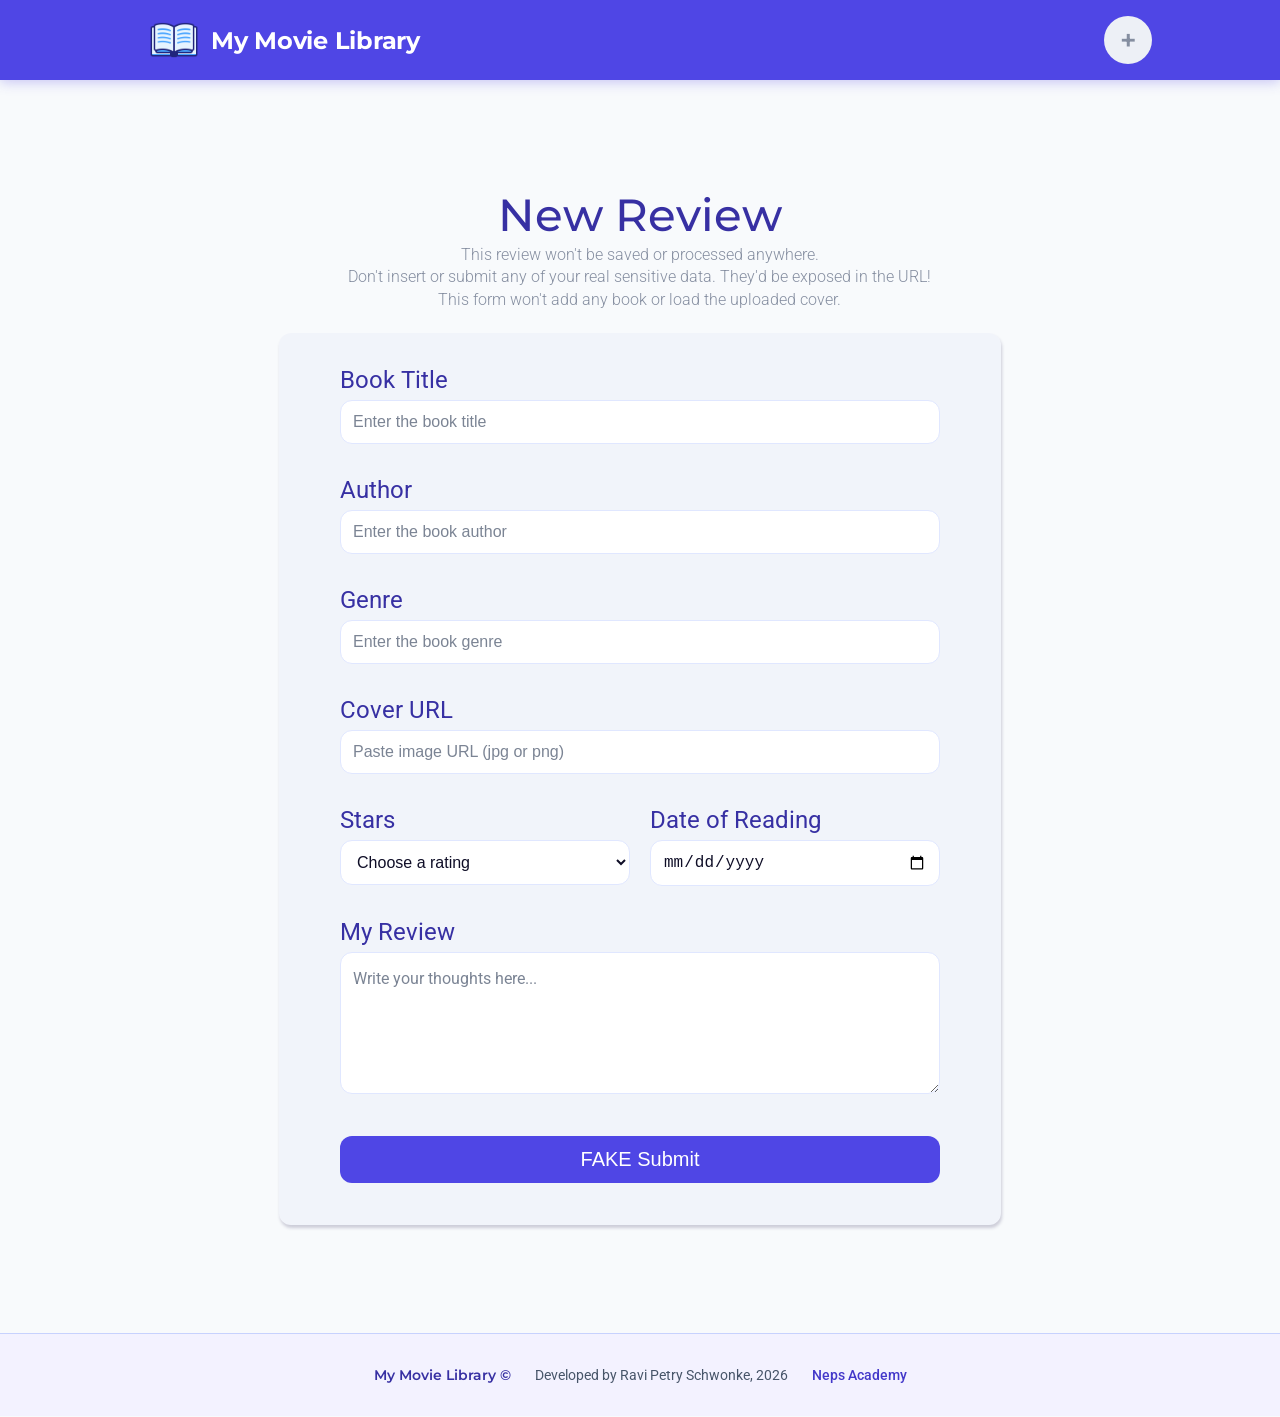
<file: pages/add-book.html>
<!DOCTYPE html>
<html lang="en">

<head>
  <meta charset="UTF-8">
  <meta name="viewport" content="width=device-width, initial-scale=1.0">
  <link rel="icon" type="image/png" href="../assets/images/book-icon.jpg">
  <link rel="stylesheet" href="../css/style.css">
  <title>My Movie Library</title>
</head>

<body>
  <header>
    <a href="../index.html" id="logo-title" alt="Logo, title and button to return to bookshelf">
      <img src="../assets/images/book-icon.jpg" alt="My Movie Library logo"/>
      <h1>My Movie Library</h1>
    </a>

    <div id="add-review-form" aria-disabled="true" aria-label="Add new review">+</div>
  </header>

  <main>
    <div class="form-page-container">
      <div class="form-titles">
        <h2>New Review</h2>
        <h3>This review won't be saved or processed anywhere.</h3>
        <h3>Don't insert or submit any of your real sensitive data. They'd be exposed in the URL!</h3>
        <h3>This form won't add any book or load the uploaded cover.</h3>
      </div>

      <form class="review-form" method="GET" action="">
        <div class="form-group">
          <label for="book-title">Book Title</label>
          <input required type="text" id="book-title" name="book_title" placeholder="Enter the book title">
        </div>
        
        <div class="form-group">
          <label for="author">Author</label>
          <input type="text" id="author" name="author" placeholder="Enter the book author">
        </div>
        
        <div class="form-group">
          <label for="genre">Genre</label>
          <input type="text" id="genre" name="genre" placeholder="Enter the book genre">
        </div>

        <div class="form-group">
          <label for="cover-url">Cover URL</label>
          <input type="url" id="cover-url" name="cover_url" placeholder="Paste image URL (jpg or png)">
        </div>

        <div class="form-row">
          <div class="form-group">
            <label for="rating-select">Stars</label>
            <select required id="rating-select" name="rating">
              <option value="">Choose a rating</option>
              <option value="1">★☆☆☆☆ - 1 Star</option>
              <option value="2">★★☆☆☆ - 2 Stars</option>
              <option value="3">★★★☆☆ - 3 Stars</option>
              <option value="4">★★★★☆ - 4 Stars</option>
              <option value="5">★★★★★ - 5 Stars</option>
            </select>
          </div>

          <div class="form-group">
            <label for="date-of-reading">Date of Reading</label>
            <input type="date" id="date-of-reading" name="date_of_reading">
          </div>
        </div>

        <div class="form-group-textarea form-group">
          <label for="review-text">My Review</label>
          <textarea required id="review-text" name="review_text" rows="5" placeholder="Write your thoughts here..."></textarea>
        </div>

        <button type="submit" class="submit-button" aria-label="Fake submit button - this won't affect the application">FAKE Submit</button>
      </form>
    </div>
  </main>

  <footer>
    <ul>
      <li>My Movie Library &copy;</li>
      <li>Developed by Ravi Petry Schwonke, 2026</li>
      <li><a href="https://neps.academy" target="_blank" rel="noopener">Neps Academy</a></li>
    </ul>
  </footer>
</body>

</html>
</file>
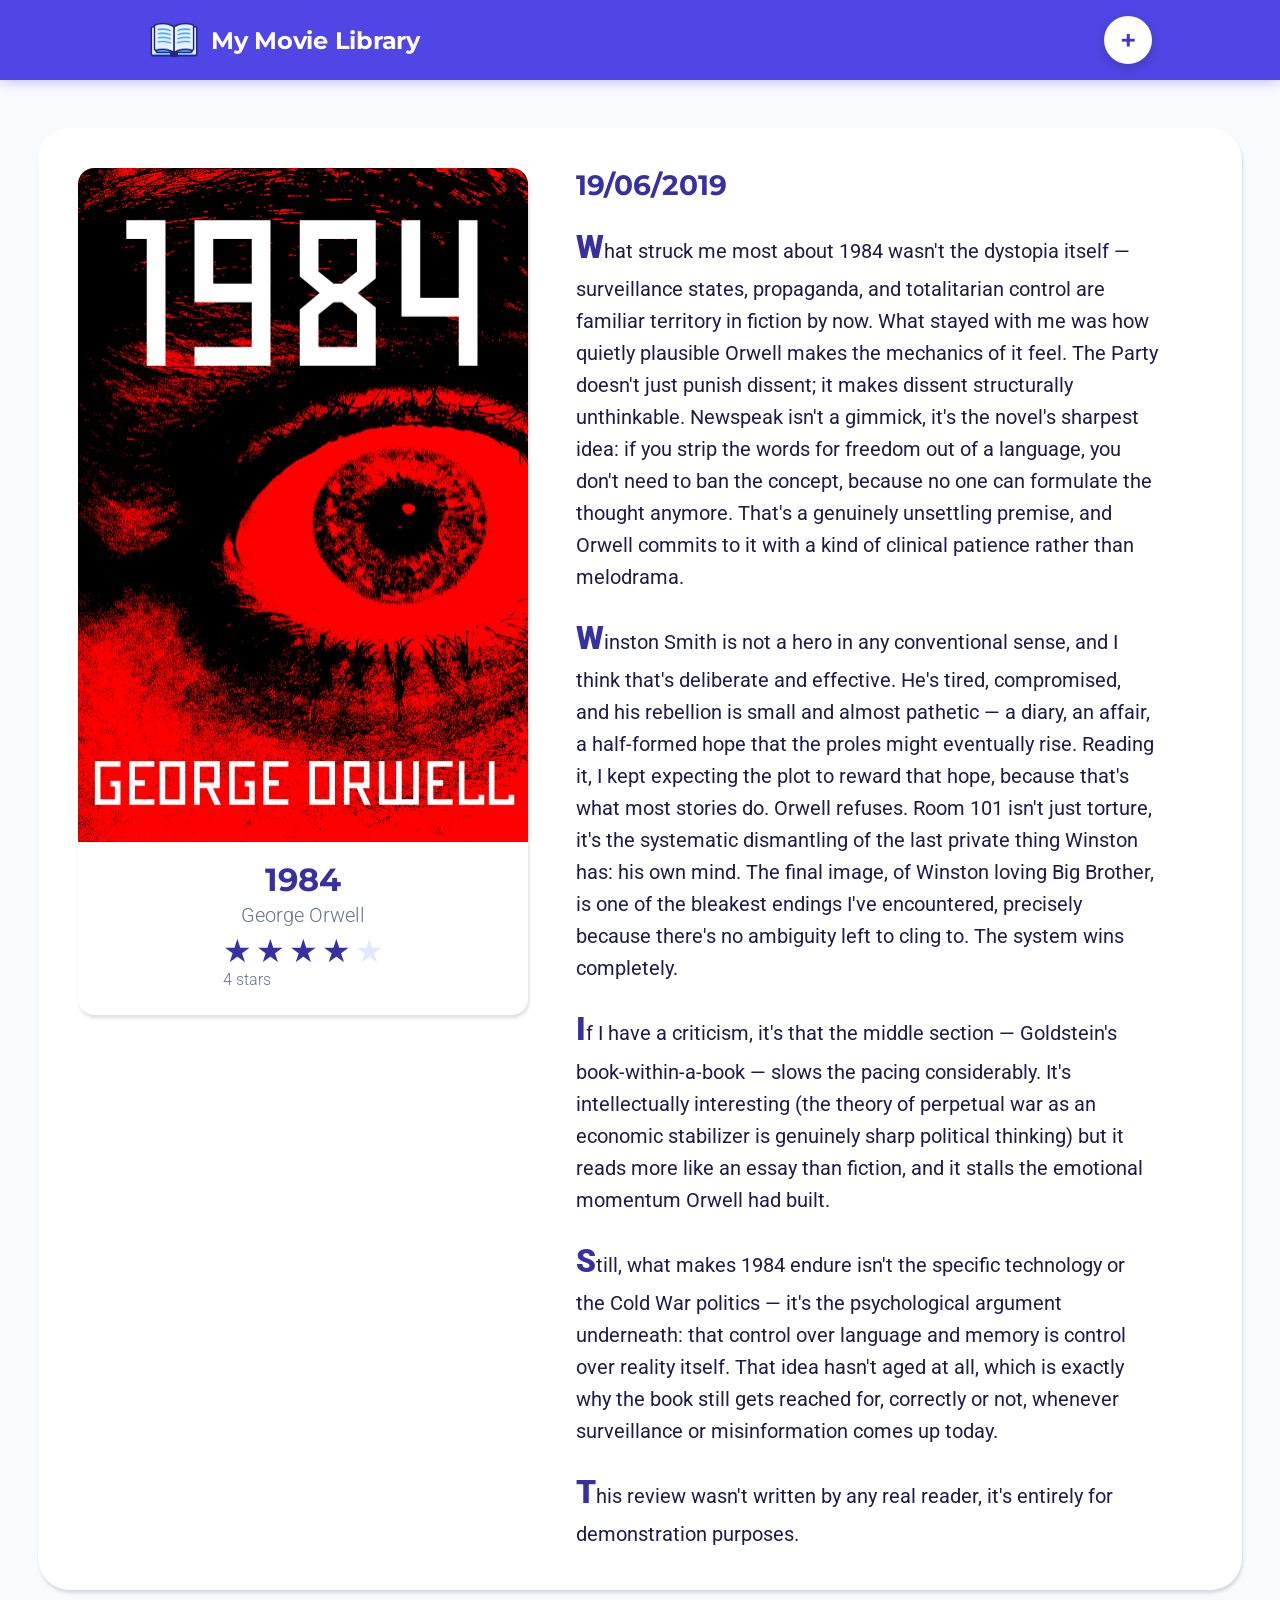
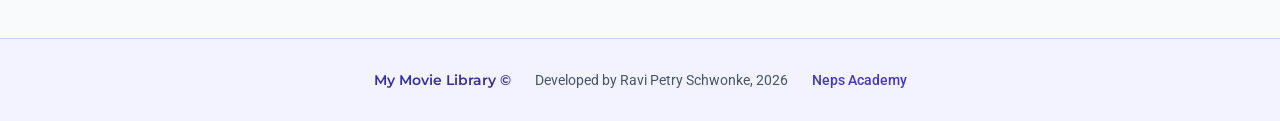
<file: pages/book-details.html>
<!DOCTYPE html>
<html lang="en">

<head>
  <meta charset="UTF-8">
  <meta name="viewport" content="width=device-width, initial-scale=1.0">
  <link rel="icon" type="image/png" href="../assets/images/book-icon.jpg">
  <link rel="stylesheet" href="../css/style.css">
  <title>My Movie Library</title>
</head>

<body>
  <header>
    <a href="../index.html" id="logo-title" alt="Logo, title and button to return to bookshelf">
      <img src="../assets/images/book-icon.jpg" alt="My Movie Library logo" />
      <h1>My Movie Library</h1>
    </a>

    <a href="../pages/add-book.html" id="add-review" aria-label="Add new review">+</a>
  </header>

  <main>
    <div class="details-container">
      <div class="details-review-card">

        <img alt="1984's cover" src="../assets/images/1984.png" />
        <div class="book-info">
          <h2>1984</h2>
          <h3>George Orwell</h3>
          <div class="book-rating">
            <span>★</span>
            <span>★</span>
            <span>★</span>
            <span>★</span>
            <span class="star-empty">★</span>
            <p>4 stars</p>
          </div>
        </div>

      </div>
      <div class="review">
        <h3>19/06/2019</h3>
        <div class="review-paragraphs">
          <p>
            What struck me most about 1984 wasn't the dystopia itself — surveillance states, propaganda, and
            totalitarian control are familiar territory in fiction by now. What stayed with me was how quietly plausible
            Orwell makes the mechanics of it feel. The Party doesn't just punish dissent; it makes dissent structurally
            unthinkable. Newspeak isn't a gimmick, it's the novel's sharpest idea: if you strip the words for freedom
            out of a language, you don't need to ban the concept, because no one can formulate the thought anymore.
            That's a genuinely unsettling premise, and Orwell commits to it with a kind of clinical patience rather than
            melodrama.
          </p>
          <p>
            Winston Smith is not a hero in any conventional sense, and I think that's deliberate and effective. He's
            tired, compromised, and his rebellion is small and almost pathetic — a diary, an affair, a half-formed hope
            that the proles might eventually rise. Reading it, I kept expecting the plot to reward that hope, because
            that's what most stories do. Orwell refuses. Room 101 isn't just torture, it's the systematic dismantling of
            the last private thing Winston has: his own mind. The final image, of Winston loving Big Brother, is one of
            the bleakest endings I've encountered, precisely because there's no ambiguity left to cling to. The system
            wins completely.
          </p>
          <p>
            If I have a criticism, it's that the middle section — Goldstein's book-within-a-book — slows the pacing
            considerably. It's intellectually interesting (the theory of perpetual war as an economic stabilizer is
            genuinely sharp political thinking) but it reads more like an essay than fiction, and it stalls the
            emotional momentum Orwell had built.
          </p>
          <p>
            Still, what makes 1984 endure isn't the specific technology or the Cold War politics — it's the
            psychological argument underneath: that control over language and memory is control over reality itself.
            That idea hasn't aged at all, which is exactly why the book still gets reached for, correctly or not,
            whenever surveillance or misinformation comes up today.
          </p>
          <p>
            This review wasn't written by any real reader, it's entirely for demonstration purposes.
          </p>
        </div>
      </div>
    </div>
  </main>

  <footer>
    <ul>
      <li>My Movie Library &copy;</li>
      <li>Developed by Ravi Petry Schwonke, 2026</li>
      <li><a href="https://neps.academy" target="_blank" rel="noopener">Neps Academy</a></li>
    </ul>
  </footer>
</body>

</html>
</file>
<file: css/style.css>
@import url('https://fonts.googleapis.com/css2?family=Montserrat:ital,wght@0,100..900;1,100..900&family=Roboto:ital,wght@0,100..900;1,100..900&display=swap');

:root {
  --indigo-950: #0f0e27;
  --indigo-900: #1e1b4b;
  --indigo-800: #2d2a76;
  --indigo-700: #3730a3;
  --indigo-600: #4338ca;
  --indigo-500: #4f46e5;
  --indigo-400: #6366f1;
  --indigo-300: #818cf8;
  --indigo-200: #c7d2fe;
  --indigo-100: #e0e7ff;
  --indigo-50: #f3f2ff;
  --indigo-10: #f9f9ff;

  --slate-950: #020617;
  --slate-900: #0f172a;
  --slate-800: #1e293b;
  --slate-700: #334155;
  --slate-600: #475569;
  --slate-500: #64748b;
  --slate-400: #94a3b8;
  --slate-300: #cbd5e1;
  --slate-200: #e2e8f0;
  --slate-100: #f1f5f9;
  --slate-50: #f8fafc;

  --gray-1: #fbfcfe;
  --gray-2: #f8f9fd;
  --gray-3: #edf0f6;
  --gray-4: #e4e8f0;
  --gray-5: #dce1eb;
  --gray-6: #d4dae5;
  --gray-7: #c8cfdd;
  --gray-8: #b3bcce;
  --gray-9: #858ea0;
  --gray-10: #7b8494;
  --gray-11: #5e6572;
  --gray-11-3: #c7c7cc;
  --gray-11-6: #dadade;
  --gray-12: #1c202a;

  --gray-a1: #0040c004;
  --gray-a2: #0025b707;
  --gray-a3: #002b8012;
  --gray-a4: #0026721b;
  --gray-a5: #00256e23;
  --gray-a6: #0124652b;
  --gray-a7: #00216237;
  --gray-a8: #001f5b4c;
  --gray-a9: #0113397a;
  --gray-a10: #00123184;
  --gray-a11: #000b20a1;
  --gray-a12: #000510e3;

  --montserrat: "Montserrat", sans-serif;
  --roboto: "Roboto", sans-serif;
}

* {
  box-sizing: border-box;
  margin: 0;
  padding: 0;
}

body {
  display: flex;
  flex-direction: column;
  min-height: 100dvh;
  color: var(--slate-900);
  font-family: var(--roboto);
  background-color: var(--slate-50);
}

main {
  display: flex;
  flex: 1;
  justify-content: center;
  padding: 3rem 3%;
}

a {
  text-decoration: none;
}

header {
  position: sticky;
  top: 0;
  z-index: 10;
  display: flex;
  justify-content: space-between;
  align-items: center;
  height: 5rem;
  padding: 0 10%;
  background-color: var(--indigo-500);
  box-shadow: 0 0.125rem 0.75rem rgba(79, 70, 229, 0.3);
}

#logo-title {
  display: flex;
  align-items: center;
  gap: 0.75rem;
  padding: 0.3rem 1.3rem;
  border-radius: 1000rem;
  transition: all 0.07s ease-in-out;
}

#logo-title:hover {
  box-shadow: 0 0 0.5rem rgba(30, 27, 75, 0.25);
}

#logo-title img {
  height: 3.125rem;
  border-radius: 0.5rem;
}

#logo-title h1 {
  color: white;
  font-family: var(--montserrat);
  font-size: 1.5rem;
  font-weight: 700;
  letter-spacing: -0.01em;
}

#add-review,
#add-review-form {
  display: flex;
  justify-content: center;
  align-items: center;
  width: 3rem;
  height: 3rem;
  color: var(--indigo-600);
  font-family: var(--montserrat);
  font-size: 1.75rem;
  font-weight: 600;
  line-height: 1;
  background-color: white;
  border: none;
  border-radius: 50%;
  box-shadow: 0 0.25rem 0.625rem rgba(30, 27, 75, 0.25);
  transition: all 0.1s ease-in-out;
  cursor: pointer;
}

#add-review:hover {
  background-color: var(--gray-3);
  box-shadow: 0 0.5rem 1rem rgba(30, 27, 75, 0.3);
}

#add-review:active {
  box-shadow: 0 0.125rem 0.375rem rgba(30, 27, 75, 0.25), inset 0 0 0.2rem rgba(30, 27, 75, 0.15);
}

#add-review:focus-visible {
  outline: 0.1875rem solid var(--indigo-200);
  outline-offset: 0.1875rem;
}

#cards-container {
  display: flex;
  flex-direction: row;
  flex-wrap: wrap;
  justify-content: center;
  align-content: flex-start;
  gap: 1rem;
  width: 95%;
}

.details-review-card,
.review-card {
  display: flex;
  flex-direction: column;
  flex-shrink: 0;
  justify-content: flex-start;
  align-items: center;
  gap: 1.1rem;
  width: fit-content;
  max-width: 18.75rem;
  padding-bottom: 1.6rem;
  overflow: hidden;
  background-color: white;
  border: 0.0625rem solid var(--indigo-200);
  border-radius: 1rem;
  box-shadow: 0.0625rem 0.1875rem 0.2rem rgba(30, 27, 75, 0.15);
  transition: all 0.1s ease-in-out;
}

.review-card:hover {
  box-shadow: 0.0625rem 0.1875rem 0.3rem rgba(30, 27, 75, 0.3);
  cursor: pointer;
}

.review-card:active {
  box-shadow: 0.0625rem 0.1875rem 0.2rem rgba(30, 27, 75, 0.15), inset 0 0 0.2rem rgba(30, 27, 75, 0.15);
}

.review-card>img {
  width: 100%;
  height: auto;
}

.book-info {
  display: flex;
  flex-direction: column;
  justify-content: center;
  align-items: center;
  justify-self: center;
  align-self: center;
  gap: 0.3rem;
  width: 90%;
}

.book-info h2 {
  max-width: 100%;
  overflow: hidden;
  color: var(--indigo-700);
  font-family: var(--montserrat);
  font-size: 1.6rem;
  overflow-wrap: anywhere;
  white-space: nowrap;
  text-overflow: ellipsis;
}

.book-info p,
.book-info h3 {
  color: var(--slate-500);
  font-size: 1rem;
  font-weight: 300;
}

.book-rating span {
  color: var(--indigo-700);
  font-size: 2rem;
}

.book-rating .star-empty {
  color: var(--indigo-100);
}

.book-rating p {
  justify-self: center;
  font-size: 0.8rem;
}

footer {
  padding: 2rem 10%;
  color: var(--slate-600);
  font-size: 0.875rem;
  text-align: center;
  background-color: var(--indigo-50);
  border-top: 0.0625rem solid var(--indigo-200);
}

footer ul {
  display: flex;
  flex-wrap: wrap;
  justify-content: center;
  align-items: center;
  gap: 0.5rem 1.5rem;
  list-style: none;
}

footer li:first-child {
  color: var(--indigo-700);
  font-family: var(--montserrat);
  font-weight: 600;
}

footer a {
  color: var(--indigo-600);
  font-weight: 500;
  text-decoration: none;
  transition: all 0.1s ease;
}

footer a:hover {
  color: var(--indigo-900);
  text-decoration: underline;
}

.details-container {
  display: flex;
  align-self: flex-start;
  gap: 3rem;
  width: 100%;
  max-width: 100rem;
  padding: 2.5rem;
  background-color: white;
  border-radius: 2rem;
  box-shadow: 0.0625rem 0.1875rem 0.2rem rgba(30, 27, 75, 0.15);
}

.details-review-card {
  flex: 0 0 40%;
  align-self: flex-start;
  min-width: 18rem;
  max-width: 30rem;
  border: none;
}

.details-review-card>img {
  width: 100%;
  height: auto;
  aspect-ratio: 2 / 3;
  object-fit: cover;
}

.details-review-card h2 {
  overflow: visible;
  font-size: 2rem;
  white-space: normal;
}

.details-review-card h3 {
  font-size: 1.25rem;
  text-align: center;
}

.details-review-card .book-rating p {
  font-size: 1rem;
}

.review {
  display: flex;
  flex: 1;
  flex-direction: column;
  gap: 1.25rem;
  min-width: 0;
}

.review h3 {
  color: var(--indigo-700);
  font-family: var(--montserrat);
  font-size: 1.75rem;
}

.review-paragraphs {
  display: flex;
  flex-direction: column;
  gap: 1.25rem;
}

.review p {
  max-width: 93%;
  color: var(--indigo-900);
  font-size: 1.25rem;
  line-height: 1.6;
  overflow-wrap: anywhere;
}

.review p::first-letter {
  color: var(--indigo-700);
  font-size: 2rem;
  font-weight: 900;
}

#add-review-form {
  color: var(--gray-9);
  background-color: var(--gray-3);
  box-shadow: none;
  transform: none;
  cursor: not-allowed;
}

.form-page-container {
  width: 60%;
  max-width: 50rem;
  margin: 3.75rem auto;
}

.form-titles {
  display: flex;
  flex-direction: column;
  align-items: center;
  gap: 0.2rem;
  margin-bottom: 1.5rem;
}

.form-page-container h2 {
  color: var(--indigo-700);
  font-family: var(--montserrat);
  font-size: 2.8rem;
  font-weight: 500;
  text-align: center;
}

.form-page-container h3 {
  color: var(--gray-9);
  font-family: var(--roboto);
  font-size: 1rem;
  font-weight: 300;
  text-align: center;
}

.review-form {
  padding: 2.0625rem 3.8125rem 2.625rem;
  background-color: var(--gray-a2);
  border-radius: 0.75rem;
  box-shadow: 0.0625rem 0.1875rem 0.2rem rgba(30, 27, 75, 0.2);
}

.form-group {
  display: flex;
  flex-direction: column;
  width: 100%;
  margin-bottom: 2rem;
}

.form-group label {
  margin-bottom: 0.375rem;
  color: var(--indigo-700);
  font-size: 1.5rem;
}

.form-group input,
.form-group select,
.form-group textarea {
  display: flex;
  align-items: center;
  width: 100%;
  padding: 0.75rem;
  overflow: hidden;
  color: var(--indigo-950);
  font-size: 1rem;
  white-space: nowrap;
  background-color: white;
  border: 0.0625rem solid var(--indigo-100);
  border-radius: 0.75rem;
}

.form-group input::placeholder {
  color: var(--gray-10);
}

select option {
  color: var(--indigo-700);
}

@supports (appearance: base-select) {

  select,
  select::picker(select) {
    appearance: base-select;
  }

  select::picker(select) {
    background-color: white;
    border: 0.0625rem solid var(--indigo-200);
    border-radius: 0.5rem;
    box-shadow: 0 0.25rem 0.75rem rgba(0, 0, 0, 0.1);
  }

  select option {
    padding: 0.5rem 0.75rem;
  }

  select option:checked {
    background-color: var(--indigo-50);
  }
}

.form-row {
  display: flex;
  gap: 1.25rem;
  width: 100%;
}

#date-of-reading {
  display: block;
}

.form-group-textarea {
  height: 11rem;
}

.form-group-textarea textarea {
  height: 9rem;
  padding-top: 1rem;
  font-family: var(--roboto);
}

.form-group-textarea textarea::placeholder {
  color: var(--gray-10);
  font-family: var(--roboto);
  font-size: 1rem;
}

.submit-button {
  width: 100%;
  margin-top: 0.625rem;
  padding: 0.75rem;
  color: white;
  font-size: 1.25rem;
  background-color: var(--indigo-500);
  border: none;
  border-radius: 0.75rem;
  cursor: pointer;
}

.submit-button:hover,
.submit-button:focus,
.submit-button:active {
  background-color: var(--indigo-600);
}

.submit-button:active {
  box-shadow: inset 0 0 0.2rem rgba(30, 27, 75, 0.15);
}

@media screen and (max-width: 48rem) {

  header,
  footer {
    padding-left: 5%;
    padding-right: 5%;
  }

  #logo-title h1 {
    font-size: 1.1rem;
  }

  .details-container {
    flex-direction: column;
  }

  .details-review-card {
    flex: none;
    align-self: center;
    width: 100%;
    min-width: 0;
    max-width: 20rem;
  }

  .details-review-card h2 {
    font-size: 1.5rem;
  }

  .details-review-card h3 {
    font-size: 1.2rem;
  }

  .review {
    flex: none;
  }

  .review-paragraphs p {
    font-size: 1.1rem;
  }

  .review-paragraphs p::first-letter {
    font-size: 1.7rem;
  }

  .form-page-container {
    width: 90%;
    margin: 2.5rem 0;
    padding: 0;
  }

  .form-page-container h2 {
    font-size: 1.875rem;
  }

  .form-page-container h3 {
    font-size: 0.9rem;
  }

  .review-form {
    padding: 1.875rem 1.5625rem;
  }

  .form-group label {
    font-size: 1.25rem;
  }

  .form-row {
    flex-direction: column;
    gap: 0;
  }
}

@media (prefers-reduced-motion: reduce) {
  * {
    transition: none;
    animation: none;
  }
}
</file>
